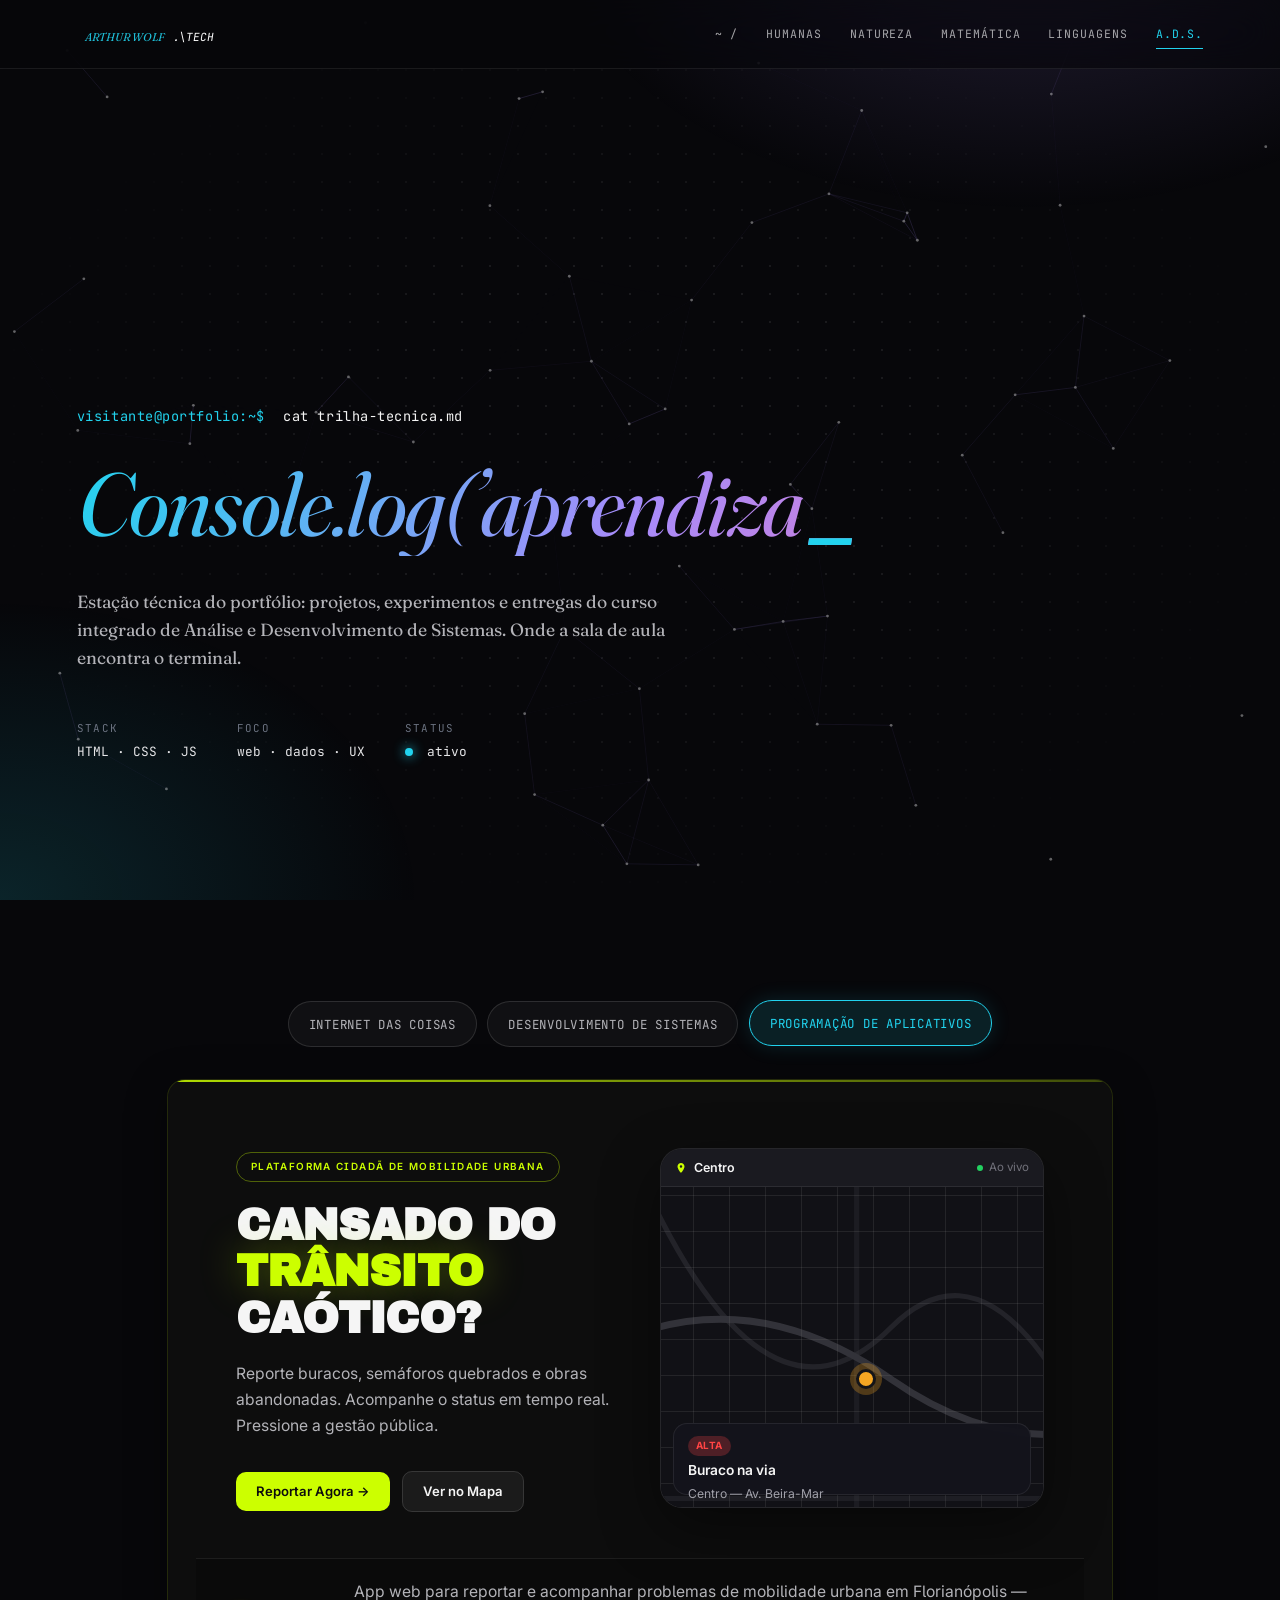
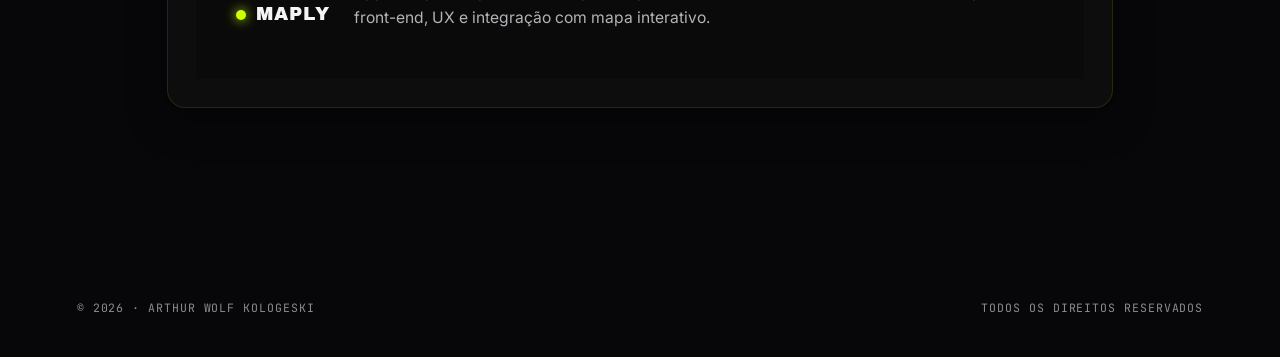
<file: ads.html>
<!doctype html>
<html lang="pt-BR">
<head>
<meta charset="utf-8" />
<meta name="viewport" content="width=device-width,initial-scale=1" />
<title>Análise e Desenvolvimento de Sistemas — Portfólio</title>
<meta name="description" content="Trilha técnica em Análise e Desenvolvimento de Sistemas integrada ao 3º ano do Ensino Médio." />
<link rel="preconnect" href="https://fonts.googleapis.com">
<link rel="preconnect" href="https://fonts.gstatic.com" crossorigin>
<link href="https://fonts.googleapis.com/css2?family=Archivo+Black&family=Fraunces:ital,opsz,wght@0,9..144,300..700;1,9..144,300..700&family=Inter:wght@400;500;600&family=JetBrains+Mono:wght@300;400;500;600&display=swap" rel="stylesheet">
<link rel="stylesheet" href="index.css" />
<link rel="stylesheet" href="ads.css" />
</head>
<body class="ads-dark" style="--accent:#22d3ee; --accent-2:#a78bfa;">
<canvas id="particles"></canvas>
<div class="dot-grid" aria-hidden="true"></div>

<header class="site-header ads-header" id="header">
  <a href="index.html" class="brand"><span class="owner" style="font-family:inherit;opacity:.9">Arthur Wolf</span><span style="color: white;">.\Tech</span></a>
  <button class="nav-toggle" id="nav-toggle" aria-label="Menu">[ menu ]</button>
  <nav class="nav" id="nav">
    <a href="index.html">~ /</a>
    <a href="humanas.html">humanas</a>
    <a href="natureza.html">natureza</a>
    <a href="matematica.html">matemática</a>
    <a href="linguagens.html">linguagens</a>
    <a href="ads.html" class="active">A.D.S.</a>
  </nav>
</header>

<main>
  <section class="ads-hero">
    <div class="terminal-line reveal">
      <span class="prompt">visitante@portfolio:~$</span>
      <span class="cmd">cat trilha-tecnica.md</span>
    </div>
    <h1 class="reveal"><span id="typed"></span><span class="caret">_</span></h1>
    <p class="lead reveal">Estação técnica do portfólio: projetos, experimentos e entregas do curso integrado de Análise e Desenvolvimento de Sistemas. Onde a sala de aula encontra o terminal.</p>
    <div class="meta-grid reveal">
      <div><span>stack</span>HTML · CSS · JS</div>
      <div><span>foco</span>web · dados · UX</div>
      <div><span>status</span><i class="dot"></i> ativo</div>
    </div>
  </section>

  <section class="area-filter reveal">
    <div class="area-buttons">
      <button type="button" class="area-tab" data-area="iot">Internet das Coisas</button>
      <button type="button" class="area-tab" data-area="banco">Desenvolvimento de Sistemas</button>
      <button type="button" class="area-tab active" data-area="desenvolvimento">Programação de aplicativos</button>
    </div>
  </section>

  <div class="ads-workspace">

    <!-- IoT -->
    <section class="area-section" data-area="iot">
      <article class="activity activity--gallery reveal">
        <div class="content content--head">
          <div class="head"><span>01 / IoT</span><span class="tag">Lógica de Automação</span></div>
        </div>
        <div class="image gallery">
          <iframe class="gallery-frame" src="https://drive.google.com/file/d/1YwrTkqh_ALGEEKD70u0AWpuFvCQdI6Oj/preview" title="Lógica de LEDs e Arduino — mídia da atividade" loading="lazy" allowfullscreen></iframe>
          <!-- Troque os data-src abaixo pelos seus links de incorporação -->
          <div class="gallery-nav">
            <button type="button" class="gallery-btn active" data-src="https://drive.google.com/file/d/1jrZH4iJ6QCGyTFjhdLrkhW_Etq1K5XgM/preview">01</button>
            <button type="button" class="gallery-btn" data-src="https://drive.google.com/file/d/1YwrTkqh_ALGEEKD70u0AWpuFvCQdI6Oj/preview">02</button>
          </div>
        </div>
        <div class="content">
          <h3>Lógica de LEDS e Arduino</h3>
          <p>Projeto de lógica e programação de leds e como funcionam seus comandos.</p>
          <div class="tags">
            <span class="tag">Arduino</span>
            <span class="tag">Sensores</span>
            <span class="tag">LED</span>
          </div>
          <button class="open-popup" aria-expanded="false">Habilidades</button>
          <div class="popup" role="dialog" aria-hidden="true">
            <div class="popup-body">
              <p>H01: Reconhecer especificações técnicas e paradigmas de IoT; <br>
H02: Integrar dispositivos para coleta automática de dados; <br>
H03: Integrar dispositivos de comunicação de dados.; <br>
H04: Reconhecer especificações de sensoriamento e
parametrização; <br>
H05: Integrar projeto orientado a sensoriamento e controle.</p>
              <button class="close-popup">Fechar</button>
            </div>
          </div>
        </div>
      </article>
    </section>

    <!-- PDA -->
    <section class="area-section" data-area="banco">
      <article class="activity reveal">
        <div class="content">
          <div class="head"><span>02 / Programação de aplicativos</span><span class="tag"><a href="https://github.com/sessentaeseis/RinhaSenai2026FullStack.git" target="_blank" rel="noopener noreferrer">Repositório</a></span></div>
          <h3>Rinha FullStack SENAI 2026</h3>
          <p>Competição de programação onde times de alunos implementam um gateway de pagamento fake completo (backend + frontend) e competem por performance e corretude.</p>
          <div class="tags">
            <span class="tag">SQLite</span>
            <span class="tag">Node.js</span>
            <span class="tag">Fastify</span>
          </div>
          <button class="open-popup" aria-expanded="false">Habilidades</button>
          <div class="popup" role="dialog" aria-hidden="true">
            <div class="popup-body">
              <p>H1- Reconhecer requisitos de qualidade, integridade, usabilidade e segurança da informação <br>
H4- Selecionar linguagem programação de acordo com os requisitos <br>
H6- Aplicar linguagem de programação por meio de apis, bibliotecas, frameworks na construção de rotinas
de software </p>
              <button class="close-popup">Fechar</button>
            </div>
          </div>
        </div>
      </article>
    </section>

    <!-- Desenvolvimento de Sistemas — MAPLY -->
    <section class="area-section active" data-area="desenvolvimento">
      <article class="activity activity--maply reveal">
        <div class="maply-preview">
          <div class="maply-preview__hero">
            <span class="maply-badge">Plataforma cidadã de mobilidade urbana</span>
            <h2 class="maply-headline">
              Cansado do<br>
              <em>Trânsito</em><br>
              caótico?
            </h2>
            <p class="maply-desc">Reporte buracos, semáforos quebrados e obras abandonadas. Acompanhe o status em tempo real. Pressione a gestão pública.</p>
            <div class="maply-actions">
              <a href="https://maply-kaka.onrender.com/" target="_blank"><span class="maply-btn maply-btn--primary">Reportar Agora →</span></a>
              <a href="https://maply-kaka.onrender.com/" target="_blank" rel="noopener"><span class="maply-btn maply-btn--ghost">Ver no Mapa</span></a>
            </div>
          </div>

          <div class="hero-map-demo">
            <div class="hero-map-frame">
              <div class="hero-map-chrome">
                <span class="hero-map-place">
                  <svg width="12" height="12" viewBox="0 0 24 24" fill="currentColor" aria-hidden="true"><path d="M12 2C8.13 2 5 5.13 5 9c0 5.25 7 13 7 13s7-7.75 7-13c0-3.87-3.13-7-7-7zm0 9.5a2.5 2.5 0 1 1 0-5 2.5 2.5 0 0 1 0 5z"/></svg>
                  <span id="hero-map-place">Centro</span>
                </span>
                <span class="hero-map-live">
                  <span class="hero-map-live-dot"></span>
                  Ao vivo
                </span>
              </div>

              <div class="hero-map-viewport">
                <div class="hero-map-surface" id="hero-map-surface">
                  <svg class="hero-map-roads" viewBox="0 0 400 300" preserveAspectRatio="xMidYMid slice">
                    <path d="M0 150 Q100 80 200 150 T400 140" fill="none" stroke="currentColor" stroke-width="4"/>
                    <path d="M40 0 Q120 200 200 120 T360 300" fill="none" stroke="currentColor" stroke-width="3" opacity=".55"/>
                    <path d="M0 220 H400" fill="none" stroke="currentColor" stroke-width="3" opacity=".4"/>
                    <path d="M180 0 V300" fill="none" stroke="currentColor" stroke-width="3" opacity=".35"/>
                  </svg>
                  <span class="hero-map-pin" id="hero-map-pin"></span>
                </div>

                <div class="hero-map-cards">
                  <article class="hero-map-card is-active" data-scene="0">
                    <span class="hero-map-card-sev alta">Alta</span>
                    <strong>Buraco na via</strong>
                    <span>Centro — Av. Beira-Mar</span>
                  </article>
                  <article class="hero-map-card" data-scene="1">
                    <span class="hero-map-card-sev media">Média</span>
                    <strong>Semáforo quebrado</strong>
                    <span>Trindade — Rua Lauro Linhares</span>
                  </article>
                  <article class="hero-map-card" data-scene="2">
                    <span class="hero-map-card-sev alta">Alta</span>
                    <strong>Alagamento</strong>
                    <span>Lagoa da Conceição</span>
                  </article>
                  <article class="hero-map-card" data-scene="3">
                    <span class="hero-map-card-sev media">Média</span>
                    <strong>Obra sem sinalização</strong>
                    <span>Ingleses — BR-101</span>
                  </article>
                </div>
              </div>
            </div>
          </div>
        </div>

        <div class="maply-card-footer">
          <div class="maply-logo"><span class="maply-dot"></span> MAPLY</div>
          <p class="maply-footer-desc">App web para reportar e acompanhar problemas de mobilidade urbana em Florianópolis — front-end, UX e integração com mapa interativo.</p>
            </div>
          </div>
        </div>
      </article>
    </section>

  </div>
</main>

<footer class="site-footer">
  <div>© 2026 · Arthur Wolf Kologeski</div>
  <div>Todos os direitos reservados</div>
</footer>

<script src="index.js"></script>
<script src="ads.js"></script>
</body>
</html>
</file>
<file: index.css>
/* ===== Global Design System ===== */
:root {
  --bg: #f6f3ec;
  --bg-soft: #efeadd;
  --ink: #1a1a1a;
  --ink-soft: #3a3a3a;
  --muted: #6b6b6b;
  --line: rgba(20, 20, 20, 0.12);
  --glass: rgba(255, 255, 255, 0.55);
  --glass-strong: rgba(255, 255, 255, 0.75);
  --shadow-sm: 0 4px 16px rgba(20, 20, 20, 0.06);
  --shadow-md: 0 14px 40px rgba(20, 20, 20, 0.1);
  --shadow-lg: 0 24px 60px rgba(20, 20, 20, 0.18);
  --radius: 18px;
  --font-display: "Fraunces", "Cormorant Garamond", "Playfair Display", Georgia, serif;
  --font-mono: "JetBrains Mono", "Fira Code", ui-monospace, SFMono-Regular, Menlo, monospace;
  --font-body: "Fraunces", Georgia, serif;

  /* Area accent palettes */
  --humanas-1: #c2410c;
  --humanas-2: #f59e0b;
  --natureza-1: #047857;
  --natureza-2: #84cc16;
  --matematica-1: #1d4ed8;
  --matematica-2: #06b6d4;
  --linguagens-1: #be185d;
  --linguagens-2: #f472b6;

  /* Accent controlado pelo trocador de cor */
  --accent: #c2410c;
  --accent-2: #f59e0b;
}

* { box-sizing: border-box; margin: 0; padding: 0; }
html { scroll-behavior: smooth; }
body {
  font-family: var(--font-body);
  background: var(--bg);
  color: var(--ink);
  line-height: 1.6;
  font-feature-settings: "ss01", "ss02";
  overflow-x: hidden;
}

a { color: inherit; text-decoration: none; }
img { max-width: 100%; display: block; }

/* ===== Typography ===== */
h1, h2, h3, h4 {
  font-family: var(--font-display);
  font-weight: 500;
  letter-spacing: -0.02em;
  line-height: 1.05;
}
.mono, .label, .tag, code {
  font-family: var(--font-mono);
  font-size: 0.78rem;
  letter-spacing: 0.04em;
  text-transform: uppercase;
}

/* ===== Header ===== */
.site-header {
  position: fixed;
  top: 0; left: 0; right: 0;
  z-index: 100;
  padding: 18px 6vw;
  display: flex;
  align-items: center;
  justify-content: space-between;
  backdrop-filter: blur(18px) saturate(150%);
  -webkit-backdrop-filter: blur(18px) saturate(150%);
  background: rgba(246, 243, 236, 0.65);
  border-bottom: 1px solid var(--line);
  transition: padding 0.3s ease, background 0.3s ease;
}
.site-header.scrolled { padding: 12px 6vw; background: rgba(246, 243, 236, 0.85); }
.brand {
  font-family: var(--font-display);
  font-size: 1.25rem;
  font-style: italic;
  letter-spacing: -0.01em;
}
.brand span { font-family: var(--font-mono); font-size: 0.7rem; opacity: 0.6; margin-left: 8px; text-transform: uppercase; }
.nav { display: flex; gap: 28px; }
.nav a {
  font-family: var(--font-mono);
  font-size: 0.72rem;
  text-transform: uppercase;
  letter-spacing: 0.08em;
  opacity: 0.7;
  position: relative;
  padding: 6px 0;
  transition: opacity 0.2s;
}
.nav a:hover, .nav a.active { opacity: 1; }
.nav a.active::after {
  content: "";
  position: absolute;
  left: 0; right: 0; bottom: 0;
  height: 1px; background: currentColor;
}
.nav-toggle { display: none; background: none; border: none; cursor: pointer; font-family: var(--font-mono); font-size: 0.75rem; }

/* ===== Main ===== */
main { padding-top: 90px; }
.container { max-width: 1240px; margin: 0 auto; padding: 0 6vw; }

/* ===== Hero ===== */
.hero {
  min-height: 92vh;
  display: flex;
  flex-direction: column;
  justify-content: center;
  padding: 80px 6vw 60px;
  position: relative;
}
.hero .eyebrow {
  font-family: var(--font-mono);
  font-size: 0.72rem;
  text-transform: uppercase;
  letter-spacing: 0.2em;
  opacity: 0.55;
  margin-bottom: 30px;
}
.hero h1 {
  font-size: clamp(3rem, 9vw, 8rem);
  font-style: italic;
  font-weight: 400;
}
.hero h1 em { font-style: normal; font-weight: 300; }
.hero .lead {
  margin-top: 32px;
  max-width: 560px;
  font-size: 1.15rem;
  color: var(--ink-soft);
}
.hero .meta {
  margin-top: 48px;
  display: flex;
  gap: 40px;
  flex-wrap: wrap;
}
.hero .meta div span { display: block; opacity: 0.55; margin-bottom: 4px; }

/* ===== Areas grid ===== */
.areas {
  padding: 100px 0 140px;
}
.areas-head {
  display: flex;
  justify-content: space-between;
  align-items: end;
  margin-bottom: 60px;
  gap: 40px;
  flex-wrap: wrap;
}
.areas-head h2 {
  font-size: clamp(2rem, 4vw, 3.5rem);
  font-style: italic;
}
.areas-grid {
  display: grid;
  grid-template-columns: repeat(12, 1fr);
  gap: 20px;
}
.area-card {
  position: relative;
  grid-column: span 6;
  min-height: 280px;
  padding: 32px;
  border-radius: var(--radius);
  background: var(--glass);
  backdrop-filter: blur(16px);
  -webkit-backdrop-filter: blur(16px);
  border: 1px solid var(--line);
  box-shadow: var(--shadow-sm);
  overflow: hidden;
  display: flex;
  flex-direction: column;
  justify-content: space-between;
  transition: transform 0.4s cubic-bezier(.2,.7,.2,1), box-shadow 0.4s, border-color 0.4s;
}
.area-card::before {
  content: "";
  position: absolute;
  inset: -2px;
  background: var(--card-gradient, linear-gradient(135deg, #c2410c, #f59e0b));
  opacity: 0;
  z-index: -1;
  transition: opacity 0.4s;
  filter: blur(30px);
}
.area-card:hover {
  transform: translateY(-8px);
  box-shadow: var(--shadow-lg);
  border-color: transparent;
}
.area-card:hover::before { opacity: 0.4; }
.area-card .num {
  font-family: var(--font-mono);
  font-size: 0.75rem;
  opacity: 0.5;
}
.area-card h3 {
  font-size: clamp(1.8rem, 2.6vw, 2.6rem);
  font-style: italic;
  max-width: 340px;
  background: var(--card-gradient, linear-gradient(135deg, #c2410c, #f59e0b));
  -webkit-background-clip: text;
  background-clip: text;
  color: transparent;
}
.area-card .disciplines {
  font-family: var(--font-mono);
  font-size: 0.72rem;
  text-transform: uppercase;
  opacity: 0.65;
  letter-spacing: 0.06em;
  margin-top: 16px;
}
.area-card .go {
  margin-top: 24px;
  font-family: var(--font-mono);
  font-size: 0.75rem;
  text-transform: uppercase;
  letter-spacing: 0.1em;
  display: inline-flex;
  align-items: center;
  gap: 10px;
}
.area-card .go::after { content: "→"; transition: transform 0.3s; }
.area-card:hover .go::after { transform: translateX(6px); }

.area-card.featured {
  grid-column: span 12;
  background: #0a0a0a;
  color: #f5f5f5;
  border-color: rgba(255,255,255,0.1);
  min-height: 320px;
}
.area-card.featured h3 {
  background: linear-gradient(135deg, #22d3ee, #a78bfa, #f472b6);
  -webkit-background-clip: text;
  background-clip: text;
  color: transparent;
}
.area-card.featured .num, .area-card.featured .disciplines { opacity: 0.5; }

/* ===== Footer ===== */
.site-footer {
  border-top: 1px solid var(--line);
  padding: 50px 6vw 40px;
  display: flex;
  justify-content: space-between;
  align-items: center;
  flex-wrap: wrap;
  gap: 20px;
  font-family: var(--font-mono);
  font-size: 0.72rem;
  text-transform: uppercase;
  letter-spacing: 0.08em;
  opacity: 0.6;
}

/* ===== Page banner (area pages) ===== */
.page-banner {
  position: relative; /* ancora o globo */
  overflow: hidden; /* recorta o globo que sai pela lateral */
  padding: 60px 6vw 40px;
  border-bottom: 1px solid var(--line);
}
.page-banner .crumb {
  font-family: var(--font-mono);
  font-size: 0.72rem;
  text-transform: uppercase;
  letter-spacing: 0.1em;
  opacity: 0.55;
  margin-bottom: 18px;
}
.page-banner h1 {
  font-size: clamp(2.6rem, 7vw, 6rem);
  font-style: italic;
  background: var(--banner-gradient, linear-gradient(135deg, #c2410c, #f59e0b));
  -webkit-background-clip: text;
  background-clip: text;
  color: transparent;
  max-width: 900px;
}
.page-banner p {
  max-width: 640px;
  margin-top: 24px;
  color: var(--ink-soft);
  font-size: 1.05rem;
}
.disciplines-row {
  margin-top: 28px;
  display: flex;
  gap: 10px;
  flex-wrap: wrap;
}
.chip {
  font-family: var(--font-mono);
  font-size: 0.7rem;
  text-transform: uppercase;
  letter-spacing: 0.08em;
  padding: 8px 14px;
  border: 1px solid var(--line);
  border-radius: 999px;
  background: var(--glass);
  backdrop-filter: blur(10px);
}

/* ===== Activities ===== */
.activities {
  padding: 80px 6vw 140px;
  display: grid;
  grid-template-columns: repeat(3, 1fr);
  gap: 24px;
}
.activity {
  position: relative;
  padding: 28px;
  border-radius: var(--radius);
  background: var(--glass-strong);
  backdrop-filter: blur(18px);
  -webkit-backdrop-filter: blur(18px);
  border: 1px solid var(--line);
  box-shadow: var(--shadow-sm);
  display: flex;
  flex-direction: column;
  gap: 18px;
  transition: transform 0.4s cubic-bezier(.2,.7,.2,1), box-shadow 0.4s, border-color 0.4s;
  overflow: hidden;
}
.activity::after {
  content: "";
  position: absolute;
  top: 0; left: 0; right: 0; height: 3px;
  background: var(--banner-gradient, linear-gradient(90deg, #c2410c, #f59e0b));
  opacity: 0.85;
}
.activity:hover {
  transform: translateY(-6px);
  box-shadow: var(--shadow-md), 0 0 0 1px rgba(255,255,255,0.4) inset;
  border-color: transparent;
}
.activity .head {
  display: flex;
  justify-content: space-between;
  align-items: center;
  font-family: var(--font-mono);
  font-size: 0.72rem;
  text-transform: uppercase;
  letter-spacing: 0.08em;
  opacity: 0.7;
}
.activity h3 {
  font-size: 1.5rem;
  font-style: italic;
  font-weight: 500;
}
.activity p {
  color: var(--ink-soft);
  font-size: 0.98rem;
}
.dropzone {
  margin-top: auto;
  border: 1.5px dashed var(--line);
  border-radius: 12px;
  padding: 20px;
  text-align: center;
  font-family: var(--font-mono);
  font-size: 0.72rem;
  text-transform: uppercase;
  letter-spacing: 0.08em;
  opacity: 0.65;
  cursor: pointer;
  transition: background 0.2s, border-color 0.2s, opacity 0.2s;
}
.dropzone:hover { opacity: 1; background: rgba(255,255,255,0.5); border-color: var(--ink); }
.dropzone input { display: none; }
.tags { display: flex; flex-wrap: wrap; gap: 6px; }
.tag {
  padding: 5px 10px;
  border-radius: 999px;
  background: rgba(0,0,0,0.05);
  border: 1px solid var(--line);
  font-size: 0.68rem;
}

/* ===== Animations ===== */
.reveal {
  opacity: 0;
  transform: translateY(28px);
  transition: opacity 0.9s cubic-bezier(.2,.7,.2,1), transform 0.9s cubic-bezier(.2,.7,.2,1);
}
.reveal.in { opacity: 1; transform: none; }

/* ===== Responsive ===== */
@media (max-width: 880px) {
  .nav { display: none; position: fixed; top: 60px; left: 0; right: 0; background: rgba(246,243,236,0.97); flex-direction: column; padding: 20px 6vw; gap: 14px; border-bottom: 1px solid var(--line); }
  .nav.open { display: flex; }
  .nav-toggle { display: block; }
  .area-card { grid-column: span 12; }
  .activities { grid-template-columns: 1fr; }
  .hero h1 { font-size: 3.4rem; }
}
.owner {
  font-size: 1.25rem;
}

/* Container principal do Globo 3D */
#globe-container {
  position: absolute;
  top: 50%;
  right: -250px; /* Deslocado para sair pela lateral direita da tela */
  transform: translateY(-50%);
  width: 900px;
  height: 900px;
  z-index: -1; /* Posicionado atrás do conteúdo */
  pointer-events: none; /* Garante que cliques atravessem o canvas */
  opacity: 1;
}

/* Canvas gerado pelo Three.js */
#globe-container canvas {
  width: 100% !important;
  height: 100% !important;
  display: block;
}

/* Globo nas páginas de área (dentro do banner) */
.page-banner #globe-container {
  width: 680px;
  height: 680px;
  right: -220px;
}

@media (max-width: 768px) {
  .page-banner #globe-container {
    width: 420px;
    height: 420px;
    right: -160px;
    opacity: 0.75;
  }
}

/* Conteúdo de demonstração da Hero */
.hero-content {
  position: relative;
  z-index: 10;
  max-width: 600px;
  margin-left: 10vw;
  padding: 2rem;
}

.hero-content h1 {
  font-size: 3.5rem;
  font-weight: 500;
  letter-spacing: -0.03em;
  line-height: 1.1;
  margin-bottom: 1.5rem;
}

.hero-content p {
  font-size: 1.25rem;
  color: #888888;
  line-height: 1.6;
  font-weight: 300;
}

/* Responsividade para telas menores */
@media (max-width: 1024px) {
  #globe-container {
    right: -400px;
    width: 700px;
    height: 700px;
  }
}

@media (max-width: 768px) {
  #globe-container {
    right: -300px;
    width: 550px;
    height: 550px;
    opacity: 0.75; /* Leve redução de opacidade em telas mobile */
  }
  
  .hero-content h1 {
    font-size: 2.5rem;
  }
}
/* ===== Contact ===== */
.contact { padding: 20px 6vw 140px; }
.contact-grid {
  display: grid;
  grid-template-columns: repeat(4, 1fr);
  gap: 20px;
}
.contact-card {
  display: flex;
  flex-direction: column;
  gap: 10px;
  padding: 28px;
  border-radius: var(--radius);
  background: var(--glass);
  backdrop-filter: blur(16px);
  -webkit-backdrop-filter: blur(16px);
  border: 1px solid var(--line);
  box-shadow: var(--shadow-sm);
  transition: transform 0.4s cubic-bezier(.2,.7,.2,1), box-shadow 0.4s, border-color 0.4s;
}
.contact-card:hover {
  transform: translateY(-6px);
  box-shadow: var(--shadow-md);
  border-color: var(--accent);
}
.contact-icon {
  display: inline-flex;
  width: 30px;
  height: 30px;
  color: var(--accent);
}
.contact-icon svg { width: 100%; height: 100%; }
.contact-card strong {
  font-family: var(--font-display);
  font-size: 1.25rem;
  font-style: italic;
  font-weight: 500;
}
.contact-card .handle {
  font-family: var(--font-mono);
  font-size: 0.72rem;
  text-transform: uppercase;
  letter-spacing: 0.06em;
  opacity: 0.6;
  word-break: break-all;
}
@media (max-width: 980px) { .contact-grid { grid-template-columns: repeat(2, 1fr); } }
@media (max-width: 540px) { .contact-grid { grid-template-columns: 1fr; } }

/* ===== Theme controls (header) ===== */
.site-header .nav { margin-left: auto; }
.theme-controls {
  display: flex;
  align-items: center;
  gap: 12px;
  margin-left: 22px;
  position: relative;
  z-index: 110;
}
.theme-toggle {
  appearance: none;
  width: 34px;
  height: 34px;
  border-radius: 50%;
  border: 1px solid var(--line);
  background: var(--glass);
  color: var(--ink);
  cursor: pointer;
  display: grid;
  place-items: center;
  transition: border-color 0.2s, transform 0.2s, background 0.2s;
}
.theme-toggle:hover { border-color: var(--ink); transform: translateY(-1px); }
.theme-toggle svg { width: 16px; height: 16px; }
.theme-toggle .icon-sun { display: none; }
body.dark .theme-toggle .icon-sun { display: block; }
body.dark .theme-toggle .icon-moon { display: none; }
@media (max-width: 880px) {
  .nav-toggle { order: 3; }
  .theme-controls { order: 2; margin-left: auto; margin-right: 16px; }
}

/* ===== Accent overrides (cor de destaque de cada página) ===== */
body .trimester-tab:hover { border-color: var(--accent); }
body .trimester-tab.active { background: var(--accent); border-color: var(--accent); }
body .chip:hover { border-color: var(--accent); color: var(--accent); }
body .crumb a:hover { color: var(--accent); }
body .link-input:focus { border-color: var(--accent); }
body .open-popup[aria-expanded="true"] { border-color: var(--accent); }
body .activity--gallery .gallery-btn.active { background: var(--accent); border-color: var(--accent); box-shadow: 0 6px 16px rgba(0,0,0,0.25); }

/* ===== Dark mode ===== */
body.dark {
  --bg: #131313;
  --bg-soft: #1b1b1b;
  --ink: #f1ede4;
  --ink-soft: #cfcbc2;
  --muted: #98938a;
  --line: rgba(255, 255, 255, 0.14);
  --glass: rgba(255, 255, 255, 0.05);
  --glass-strong: rgba(28, 28, 28, 0.85);
}
body.dark .site-header { background: rgba(19, 19, 19, 0.65); }
body.dark .site-header.scrolled { background: rgba(19, 19, 19, 0.85); }
body.dark .nav { background: rgba(19, 19, 19, 0.97); }
body.dark .activity { background: var(--glass-strong); }
body.dark .activity .content {
  background: linear-gradient(180deg, rgba(34, 34, 34, 0.92), rgba(24, 24, 24, 1));
}
body.dark .activity .image,
body.dark .activity--gallery .image { background: #1d1d1d; }
body.dark .activity .popup .popup-body { background: #202024; }
body.dark .activity .popup .close-popup { color: var(--muted); }
body.dark .trimester-tab { background: var(--glass); color: var(--ink); }
body.dark .trimester-tab:hover { background: rgba(255, 255, 255, 0.09); }
body.dark .activities-empty { background: rgba(255, 255, 255, 0.03); }
body.dark .placeholder { color: var(--muted); }
body.dark .link-input { background: var(--glass); }
body.dark .link-input:focus { background: rgba(255, 255, 255, 0.07); }
body.dark .dropzone:hover { background: rgba(255, 255, 255, 0.06); }
body.dark .tag { background: rgba(255, 255, 255, 0.06); }
body.dark .open-popup { background: var(--glass); color: var(--ink); }

/* Aba ativa mantém a cor de destaque no escuro */
body.dark .trimester-tab.active {
  background: var(--accent);
  border-color: var(--accent);
  color: #fff;
}

/* Textos dos cards de atividade em branco no escuro */
body.dark .activity h3 { color: #ffffff; }
body.dark .activity p { color: rgba(255, 255, 255, 0.85); }
</file>
<file: ads.css>
/* ===== ADS dark theme ===== */
.ads-dark {
  background: #07070a;
  color: #e6e6e8;
  --maply-bg: #0d0d0d;
  --maply-surface: #141418;
  --maply-surface2: #1a1a20;
  --maply-border: rgba(255, 255, 255, 0.08);
  --maply-text: #f5f5f5;
  --maply-text-2: #a1a1aa;
  --maply-text-3: #71717a;
  --maply-acid: #ccff00;
  --maply-green: #23d160;
  --maply-red: #ff4444;
  --maply-orange: #f5a623;
  --maply-r-lg: 22px;
  --maply-r-md: 14px;
}

.ads-dark::before {
  content: "";
  position: fixed; inset: 0;
  background:
    radial-gradient(800px 500px at 80% -10%, rgba(167,139,250,0.18), transparent 60%),
    radial-gradient(700px 500px at 0% 100%, rgba(34,211,238,0.14), transparent 60%);
  pointer-events: none;
  z-index: 0;
}
.ads-dark main, .ads-dark .site-header, .ads-dark .site-footer { position: relative; z-index: 2; }

#particles {
  position: fixed; inset: 0;
  width: 100%; height: 100%;
  z-index: 1;
  pointer-events: none;
  opacity: 0.55;
}

.dot-grid {
  position: fixed; inset: 0;
  background-image: radial-gradient(rgba(255,255,255,0.08) 1px, transparent 1px);
  background-size: 28px 28px;
  pointer-events: none;
  z-index: 0;
  mask-image: radial-gradient(ellipse at center, black 30%, transparent 75%);
  -webkit-mask-image: radial-gradient(ellipse at center, black 30%, transparent 75%);
}

.ads-header {
  background: rgba(7,7,10,0.65) !important;
  border-bottom: 1px solid rgba(255,255,255,0.08) !important;
}
.ads-header.scrolled { background: rgba(7,7,10,0.85) !important; }
.ads-dark .brand span { color: #22d3ee; opacity: 1; }
.ads-dark .nav a { color: #e6e6e8; }
.ads-dark .nav a.active { color: #22d3ee; }
.ads-dark .nav.open { background: rgba(7,7,10,0.97); }
.ads-dark .nav-toggle { color: #e6e6e8; }

/* Hero */
.ads-hero {
  min-height: 90vh;
  padding: 120px 6vw 80px;
  display: flex;
  flex-direction: column;
  justify-content: center;
  position: relative;
}
.terminal-line {
  font-family: var(--font-mono);
  font-size: 0.85rem;
  letter-spacing: 0.04em;
  margin-bottom: 30px;
  color: #94a3b8;
}
.terminal-line .prompt { color: #22d3ee; margin-right: 10px; }
.terminal-line .cmd { color: #f5f5f5; }
.ads-hero h1 {
  font-family: var(--font-display);
  font-size: clamp(2.6rem, 7vw, 6.5rem);
  font-style: italic;
  font-weight: 400;
  line-height: 1.05;
  background: linear-gradient(120deg, #22d3ee 0%, #a78bfa 50%, #f472b6 100%);
  -webkit-background-clip: text;
  background-clip: text;
  color: transparent;
  min-height: 1.1em;
}
.caret {
  display: inline-block;
  margin-left: 6px;
  font-family: var(--font-mono);
  color: #22d3ee;
  -webkit-text-fill-color: #22d3ee;
  animation: blink 1s steps(1) infinite;
}
@keyframes blink { 50% { opacity: 0; } }
.ads-hero .lead {
  margin-top: 32px;
  max-width: 600px;
  color: #b3b3b8;
  font-size: 1.1rem;
}
.meta-grid {
  margin-top: 48px;
  display: flex;
  gap: 40px;
  flex-wrap: wrap;
  font-family: var(--font-mono);
  font-size: 0.8rem;
}
.meta-grid div span {
  display: block;
  text-transform: uppercase;
  color: #6b7280;
  letter-spacing: 0.12em;
  margin-bottom: 4px;
  font-size: 0.68rem;
}
.meta-grid .dot {
  display: inline-block;
  width: 8px; height: 8px;
  background: #22d3ee;
  border-radius: 50%;
  margin-right: 6px;
  box-shadow: 0 0 12px #22d3ee;
  animation: pulse 1.6s ease-in-out infinite;
}
@keyframes pulse { 50% { opacity: 0.4; transform: scale(0.85); } }

/* Banner */
.ads-banner {
  border-color: rgba(255,255,255,0.08) !important;
  padding-top: 40px;
}
.ads-banner h1 {
  background: linear-gradient(120deg, #f5f5f5, #a78bfa);
  -webkit-background-clip: text;
  background-clip: text;
  color: transparent;
}
.ads-banner p { color: #b3b3b8; }
.ads-banner .crumb { color: #22d3ee; opacity: 0.8; }
.ads-dark .chip {
  background: rgba(255,255,255,0.04);
  border-color: rgba(255,255,255,0.12);
  color: #e6e6e8;
  transition: border-color 0.2s, color 0.2s, background 0.2s;
}
.ads-dark .chip:hover { border-color: #22d3ee; color: #22d3ee; background: rgba(34,211,238,0.06); }

/* Area filter (substitui trimestres) */
.area-filter {
  display: flex;
  justify-content: center;
  padding: 2rem 6vw 1rem;
}
.area-buttons {
  display: inline-flex;
  gap: 0.65rem;
  flex-wrap: wrap;
  justify-content: center;
}
.area-tab {
  appearance: none;
  border: 1px solid rgba(255, 255, 255, 0.12);
  background: rgba(255, 255, 255, 0.04);
  color: #b3b3b8;
  padding: 0.85rem 1.25rem;
  font-family: var(--font-mono);
  font-size: 0.78rem;
  text-transform: uppercase;
  letter-spacing: 0.06em;
  border-radius: 999px;
  cursor: pointer;
  transition: border-color 0.2s, background 0.2s, color 0.2s, transform 0.2s, box-shadow 0.2s;
}
.area-tab:hover {
  background: rgba(255, 255, 255, 0.08);
  border-color: rgba(34, 211, 238, 0.4);
  color: #e6e6e8;
}
.area-tab.active {
  background: rgba(34, 211, 238, 0.12);
  color: #22d3ee;
  border-color: #22d3ee;
  box-shadow: 0 0 20px rgba(34, 211, 238, 0.15);
  transform: translateY(-1px);
}

/* Workspace */
.ads-workspace {
  padding: 1rem 6vw 140px;
  max-width: 1100px;
  margin: 0 auto;
}

.area-section {
  display: none;
}
.area-section.active {
  display: block;
}

/* Activity cards (ADS) */
.ads-workspace .activity {
  position: relative;
  display: flex;
  flex-direction: column;
  background: rgba(20, 20, 28, 0.55);
  border: 1px solid rgba(255, 255, 255, 0.08);
  backdrop-filter: blur(20px);
  -webkit-backdrop-filter: blur(20px);
  border-radius: 18px;
  overflow: hidden;
  color: #e6e6e8;
  box-shadow: 0 10px 40px rgba(0, 0, 0, 0.4);
  transition: transform 0.4s cubic-bezier(.2,.7,.2,1), box-shadow 0.4s, border-color 0.4s;
}
.ads-workspace .activity::after {
  content: "";
  position: absolute;
  top: 0; left: 0; right: 0;
  height: 2px;
  background: linear-gradient(90deg, #22d3ee, #a78bfa, #f472b6);
}
.ads-workspace .activity:hover {
  transform: translateY(-4px);
  border-color: rgba(167, 139, 250, 0.4);
  box-shadow: 0 18px 60px rgba(167, 139, 250, 0.14);
}

.ads-workspace .activity .content {
  padding: 2rem 2rem 2.25rem;
}

/* Faixa do cabeçalho mais compacta */
.ads-workspace .activity .content--head {
  padding: 1.1rem 2rem;
}

/* Mídia incorporada no meio do card (padrão das páginas de matéria) */
.ads-workspace .activity .image {
  border-top: 1px solid rgba(255, 255, 255, 0.08);
  border-bottom: 1px solid rgba(255, 255, 255, 0.08);
  background: #111116;
}

/* Galeria lateral — IoT (2 mídias) */
.activity--gallery .image {
  display: flex;
  align-items: stretch;
  gap: 12px;
  padding: 12px;
}

.activity--gallery .image iframe.gallery-frame {
  flex: 1;
  width: 100%;
  min-width: 0;
  height: auto;
  min-height: 45vh;
  border: none;
  border-radius: 10px;
}

.activity--gallery .gallery-nav {
  display: flex;
    align-items: center;
    justify-content: center;
    width: 100%;
    height: 100%;
    gap: 12px;
}

.activity--gallery .gallery-btn {
  appearance: none;
  width: 44px;
  height: 44px;
  border-radius: 50%;
  border: 1px solid rgba(34, 211, 238, 0.35);
  background: rgba(255, 255, 255, 0.04);
  color: #22d3ee;
  font-family: var(--font-mono);
  font-size: 0.72rem;
  cursor: pointer;
  transition: background 0.2s, color 0.2s, transform 0.2s, box-shadow 0.2s, border-color 0.2s;
}
.activity--gallery .gallery-btn:hover {
  border-color: #22d3ee;
  transform: translateY(-2px);
}
.activity--gallery .gallery-btn.active {
  background: rgba(34, 211, 238, 0.15);
  border-color: #22d3ee;
  box-shadow: 0 6px 16px rgba(34, 211, 238, 0.25);
}

@media (max-width: 768px) {
  .activity--gallery .image iframe.gallery-frame { min-height: 32vh; }
  .activity--gallery .gallery-btn { width: 38px; height: 38px; }
}
.ads-workspace .activity .head {
  display: flex;
  justify-content: space-between;
  align-items: center;
  font-family: var(--font-mono);
  font-size: 0.72rem;
  text-transform: uppercase;
  letter-spacing: 0.08em;
  color: #94a3b8;
  margin-bottom: 1rem;
}
.ads-workspace .activity h3 {
  font-size: 1.6rem;
  font-style: italic;
  color: #f5f5f5;
  margin-bottom: 0.75rem;
}
.ads-workspace .activity p {
  color: #b3b3b8;
  font-size: 0.98rem;
  margin-bottom: 1.25rem;
  line-height: 1.65;
}
.ads-workspace .tags {
  display: flex;
  flex-wrap: wrap;
  gap: 6px;
  margin-bottom: 1.25rem;
}
.ads-workspace .tag {
  padding: 5px 10px;
  border-radius: 999px;
  background: rgba(255, 255, 255, 0.04);
  border: 1px solid rgba(255, 255, 255, 0.12);
  font-family: var(--font-mono);
  font-size: 0.68rem;
  color: #cbd5e1;
}

.tag:hover {
  background: rgba(255, 255, 255, 0.08);
  border-color: rgba(34, 211, 238, 0.4);
  color: #22d3ee;
}

.ads-workspace .open-popup {
  appearance: none;
  background: rgba(255, 255, 255, 0.06);
  border: 1px solid rgba(255, 255, 255, 0.14);
  color: #e6e6e8;
  padding: 0.5rem 0.85rem;
  border-radius: 8px;
  cursor: pointer;
  font-family: var(--font-mono);
  font-size: 0.75rem;
  transition: border-color 0.15s, background 0.15s;
}
.ads-workspace .open-popup:hover { border-color: #22d3ee; background: rgba(34, 211, 238, 0.08); }
.ads-workspace .open-popup[aria-expanded="true"] { border-color: #a78bfa; }

.ads-workspace .activity .popup {
  position: absolute;
  left: 1.5rem;
  right: 1.5rem;
  bottom: 1.5rem;
  transform-origin: bottom center;
  transform: translateY(8px) scaleY(0.95);
  transition: transform 0.18s ease, opacity 0.12s;
  opacity: 0;
  pointer-events: none;
  z-index: 30;
}
.ads-workspace .activity .popup .popup-body {
  background: #1a1a22;
  border: 1px solid rgba(255, 255, 255, 0.12);
  padding: 0.85rem 1rem;
  border-radius: 10px;
  box-shadow: 0 8px 32px rgba(0, 0, 0, 0.5);
  font-size: 0.88rem;
  color: #e6e6e8;
  display: inline-flex;
  gap: 0.75rem;
  align-items: center;
}
.ads-workspace .activity .popup .close-popup {
  background: transparent;
  border: none;
  color: #94a3b8;
  cursor: pointer;
  font-weight: 600;
  font-size: 0.8rem;
  white-space: nowrap;
}
.ads-workspace .activity.show-popup .popup {
  transform: translateY(0) scaleY(1);
  opacity: 1;
  pointer-events: auto;
}

/* ===== MAPLY preview card ===== */
.activity--maply {
  background: var(--maply-bg) !important;
  border-color: rgba(204, 255, 0, 0.12) !important;
  min-height: auto;
}
.activity--maply::after {
  background: linear-gradient(90deg, var(--maply-acid), rgba(204, 255, 0, 0.3)) !important;
}
.activity--maply:hover {
  border-color: rgba(204, 255, 0, 0.25) !important;
  box-shadow: 0 20px 60px rgba(0, 0, 0, 0.6), 0 0 40px rgba(204, 255, 0, 0.06) !important;
}

.maply-preview {
  display: grid;
  grid-template-columns: 1fr 1fr;
  gap: 2.5rem;
  padding: 2.5rem 2.5rem 2rem;
  align-items: center;
}

.maply-preview__hero {
  display: flex;
  flex-direction: column;
  gap: 1.25rem;
}

.maply-badge {
  display: inline-block;
  align-self: flex-start;
  font-family: "Inter", sans-serif;
  font-size: 0.62rem;
  font-weight: 600;
  text-transform: uppercase;
  letter-spacing: 0.14em;
  color: var(--maply-acid);
  border: 1px solid rgba(204, 255, 0, 0.35);
  border-radius: 999px;
  padding: 6px 14px;
}

.maply-headline {
  font-family: "Archivo Black", sans-serif;
  font-size: clamp(1.8rem, 4vw, 2.75rem);
  font-weight: 900;
  line-height: 1.05;
  text-transform: uppercase;
  letter-spacing: -0.02em;
  color: var(--maply-text);
  font-style: normal;
}
.maply-headline em {
  font-style: normal;
  color: var(--maply-acid);
  text-shadow: 0 0 40px rgba(204, 255, 0, 0.35);
}

.maply-desc {
  font-family: "Inter", sans-serif;
  font-size: 0.92rem;
  line-height: 1.65;
  color: var(--maply-text-2);
  max-width: 380px;
  margin: 0;
}

.maply-actions {
  display: flex;
  gap: 0.75rem;
  flex-wrap: wrap;
}
.maply-btn {
  font-family: "Inter", sans-serif;
  font-size: 0.82rem;
  font-weight: 600;
  padding: 0.7rem 1.25rem;
  border-radius: 10px;
  cursor: default;
  user-select: none;
}
.maply-btn--primary {
  background: var(--maply-acid);
  color: #0d0d0d;
}
.maply-btn--ghost {
  background: rgba(255, 255, 255, 0.06);
  border: 1px solid rgba(255, 255, 255, 0.12);
  color: var(--maply-text);
}

.maply-stats {
  display: flex;
  gap: 2rem;
  padding-top: 0.5rem;
  border-top: 1px solid var(--maply-border);
  margin-top: 0.25rem;
}
.maply-stats div {
  display: flex;
  flex-direction: column;
  gap: 2px;
}
.maply-stats strong {
  font-family: "Archivo Black", sans-serif;
  font-size: 1.4rem;
  color: var(--maply-text);
  font-weight: 900;
}
.maply-stats .maply-stat-accent { color: var(--maply-acid); }
.maply-stats span {
  font-family: "Inter", sans-serif;
  font-size: 0.72rem;
  color: var(--maply-text-3);
  text-transform: lowercase;
}

/* Map demo widget */
.hero-map-demo {
  width: 100%;
  display: flex;
  flex-direction: column;
}

.hero-map-frame {
  background: var(--maply-surface);
  border: 1px solid var(--maply-border);
  border-radius: var(--maply-r-lg);
  overflow: hidden;
  box-shadow: 0 20px 60px rgba(0, 0, 0, 0.45);
}

.hero-map-chrome {
  height: 38px;
  padding: 0 14px;
  display: flex;
  align-items: center;
  justify-content: space-between;
  border-bottom: 1px solid var(--maply-border);
  background: var(--maply-surface2);
  font-family: "Inter", sans-serif;
  font-size: 0.78rem;
}

.hero-map-place {
  display: inline-flex;
  align-items: center;
  gap: 7px;
  font-weight: 600;
  color: var(--maply-text);
  transition: opacity 0.4s ease;
}
.hero-map-place svg { color: var(--maply-acid); flex-shrink: 0; }

.hero-map-live {
  display: inline-flex;
  align-items: center;
  gap: 6px;
  font-size: 0.72rem;
  color: var(--maply-text-3);
}
.hero-map-live-dot {
  width: 6px;
  height: 6px;
  border-radius: 50%;
  background: var(--maply-green);
  animation: pulse-dot 2s ease-in-out infinite;
}

.hero-map-viewport {
  position: relative;
  height: min(320px, 38vh);
  min-height: 260px;
  overflow: hidden;
  background: #111116;
}

.hero-map-surface {
  position: absolute;
  width: 160%;
  height: 160%;
  left: -20%;
  top: -20%;
  background-color: #111116;
  background-image:
    linear-gradient(var(--maply-border) 1px, transparent 1px),
    linear-gradient(90deg, var(--maply-border) 1px, transparent 1px);
  background-size: 36px 36px;
  will-change: transform;
}

.hero-map-roads {
  position: absolute;
  inset: 0;
  width: 100%;
  height: 100%;
  color: var(--maply-text-3);
  opacity: 0.35;
  pointer-events: none;
}

.hero-map-pin {
  position: absolute;
  left: 46%;
  top: 50%;
  width: 20px;
  height: 20px;
  margin: -10px 0 0 -10px;
  border-radius: 50%;
  background: var(--maply-orange);
  border: 3px solid var(--maply-surface);
  box-shadow: 0 0 0 6px rgba(245, 166, 35, 0.28);
  z-index: 2;
  animation: hero-map-pin-pulse 2.2s ease-in-out infinite;
}
@keyframes hero-map-pin-pulse {
  0%, 100% { box-shadow: 0 0 0 6px rgba(245, 166, 35, 0.28); transform: scale(1); }
  50%      { box-shadow: 0 0 0 14px rgba(245, 166, 35, 0.06); transform: scale(1.08); }
}

.hero-map-cards {
  position: absolute;
  left: 12px;
  right: 12px;
  bottom: 12px;
  min-height: 72px;
  z-index: 3;
}

.hero-map-card {
  position: absolute;
  inset: 0;
  display: flex;
  flex-direction: column;
  gap: 3px;
  padding: 12px 14px;
  background: rgba(20, 20, 28, 0.94);
  border: 1px solid var(--maply-border);
  border-radius: var(--maply-r-md);
  backdrop-filter: blur(10px);
  font-family: "Inter", sans-serif;
  font-size: 0.76rem;
  color: var(--maply-text-2);
  opacity: 0;
  transform: translateY(8px);
  transition: opacity 0.55s ease, transform 0.55s cubic-bezier(0.4, 0, 0.2, 1);
  pointer-events: none;
}
.hero-map-card.is-active {
  opacity: 1;
  transform: translateY(0);
}
.hero-map-card strong {
  font-size: 0.86rem;
  color: var(--maply-text);
  font-weight: 600;
}
.hero-map-card-sev {
  align-self: flex-start;
  font-size: 0.62rem;
  font-weight: 700;
  padding: 2px 8px;
  border-radius: 99px;
  letter-spacing: 0.04em;
  text-transform: uppercase;
}
.hero-map-card-sev.alta {
  background: rgba(255, 68, 68, 0.25);
  color: var(--maply-red);
}
.hero-map-card-sev.media {
  background: rgba(245, 166, 35, 0.25);
  color: var(--maply-orange);
}

/* MAPLY card footer */
.maply-card-footer {
  display: flex;
  flex-wrap: wrap;
  align-items: center;
  gap: 1rem 1.5rem;
  padding: 1.25rem 2.5rem 1.75rem;
  border-top: 1px solid var(--maply-border);
  background: rgba(0, 0, 0, 0.25);
}
.maply-logo {
  display: flex;
  align-items: center;
  gap: 10px;
  font-family: "Archivo Black", sans-serif;
  font-size: 1.15rem;
  letter-spacing: 0.06em;
  color: var(--maply-text);
  text-transform: uppercase;
}
.maply-dot {
  width: 10px;
  height: 10px;
  background: var(--maply-acid);
  border-radius: 50%;
  box-shadow: 0 0 12px var(--maply-acid);
  animation: pulse-dot 2s ease-in-out infinite;
  flex-shrink: 0;
}
@keyframes pulse-dot {
  0%, 100% { opacity: 1; transform: scale(1); }
  50%      { opacity: 0.5; transform: scale(0.75); }
}
.maply-footer-desc {
  flex: 1;
  min-width: 200px;
  font-family: "Inter", sans-serif;
  font-size: 0.82rem;
  color: var(--maply-text-2);
  margin: 0;
  line-height: 1.5;
}
.maply-footer-actions {
  position: relative;
}
.activity--maply .open-popup {
  background: rgba(204, 255, 0, 0.08);
  border-color: rgba(204, 255, 0, 0.25);
  color: var(--maply-acid);
}
.activity--maply .open-popup:hover {
  background: rgba(204, 255, 0, 0.14);
  border-color: var(--maply-acid);
}
.activity--maply .popup .popup-body {
  background: #141418;
  border-color: rgba(204, 255, 0, 0.2);
}

.ads-footer {
  border-color: rgba(255,255,255,0.08) !important;
  color: #6b7280 !important;
  font-family: var(--font-mono);
}

/* Responsive */
@media (max-width: 900px) {
  .maply-preview {
    grid-template-columns: 1fr;
    padding: 1.75rem 1.5rem 1.5rem;
    gap: 1.75rem;
  }
  .maply-card-footer {
    padding: 1.25rem 1.5rem 1.5rem;
    flex-direction: column;
    align-items: flex-start;
  }
  .hero-map-viewport {
    min-height: 240px;
    height: 280px;
  }
}

@media (prefers-reduced-motion: reduce) {
  .hero-map-pin,
  .maply-dot,
  .hero-map-live-dot { animation: none; }
}
.activity .image {
  flex: 1 1 65%;
  border-top-left-radius: 12px;
  border-top-right-radius: 12px;
  background-size: cover;
  background-position: center;
  /* mantém um gradiente de fundo como fallback enquanto a imagem carrega/na ausência dela */
  background: linear-gradient(135deg,#f59f0b00,#c2400c00);
  min-height: 22vh; /* garante altura inicial em telas pequenas */
  display: block;
  overflow: hidden;
}
</file>
